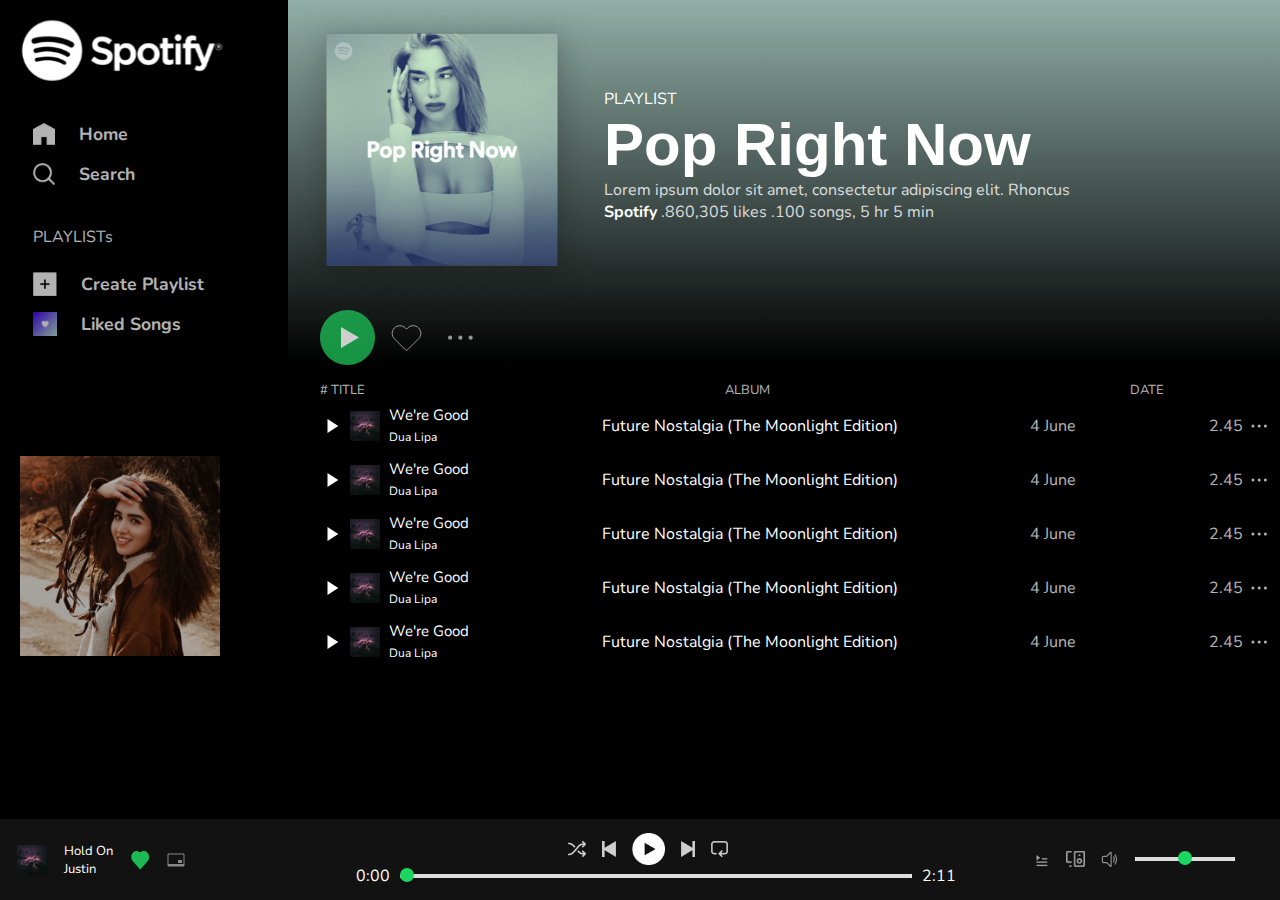
<file: play.html>
<!DOCTYPE html>
<html lang="en">
<head>
    <meta charset="UTF-8">
    <meta name="viewport" content="width=device-width, initial-scale=1.0">
    <title>Playlist</title>
    <link rel="stylesheet" href="styles2.css">
    <link rel="preconnect" href="https://fonts.gstatic.com" crossorigin />
    <link
      href="https://fonts.googleapis.com/css2?family=Nunito:wght@300;400;700&family=Poppins:wght@300&family=Roboto:wght@300&display=swap"
      rel="stylesheet"
    />
</head>
<body>
    <div class="main-container">
        <header>
              <!-- Header content -->
      <div class="logo">
        <img src="./assets/Spotify logo.svg" />
      </div>
      <!-- navigation links-->
      <div class="nav-links">
        <div class="link-flex">
          <img src="./assets/home.png" alt="" />
          <a href="./index.html">Home</a>
        </div>
        <div class="link-flex">
          <img src="./assets/search.png" alt="" />
          <a href="#">Search</a>
        </div>
   
        <div class="playlist">
            <p style="margin-left: 0.8rem;">PLAYLISTs</p>
          <div class="link-flex">
            <img src="./assets/plus.png" alt="" />
            <a href="#">Create Playlist</a>
          </div>
          <div class="link-flex">
            <img src="./assets/heart.png" alt="" />
            <a href="#">Liked Songs</a>
          </div>
          <div class="album-art">
            <img src="./assets/imgs/album art.png" alt="">
          </div>
        </header>
        <main class="main-content">
            <div class="album-details">
                      <div class="cover">
                        <img src="./assets/album-picture.png" alt="album picture">
                        <div class="details">
                            <a>PLAYLIST</a>
                            <a class="heading">Pop Right Now</a>
                            <a class="description">Lorem ipsum dolor sit amet, consectetur adipiscing elit. Rhoncus</a>
                       <div><strong>Spotify</strong><a class="description"> .860,305 likes .100 songs, 5 hr 5 min</a></div> 
                        </div>
                      </div>
                      <div class="album-controls">
                        <img src="./assets/thumb_play.svg" alt=""><img src="/assets/heart.svg" alt=""><img src="./assets/dots.svg" alt="">
                      </div>
            </div>
            <div class="browse-section">
                <div class="flex-title">
                    <a># TITLE</a>
                    <a>ALBUM</a>
                    <a >DATE</a>
                </div>
<div class="flex-box">
    <div class="left">
        <img src="./assets/Polygon 2.svg" class="track-image"  style="height: 1rem; width:1rem"/>   
        <img src="./assets/Rectangle 9.png" class="track-image"  style="height: 2rem; width:2rem"/>  
        <div>
            <p>We're Good</p>
            <span style="font-size: 12px;">Dua Lipa</span>
        </div>
    </div>
    <p>Future Nostalgia (The Moonlight Edition)</p>
    <p style="opacity:0.7;">4 June</p>
    <div class="right">
       <span>2.45</span>
       <img src="./assets/Group 13.svg" alt="">
    </div>
</div>
<div class="flex-box">
    <div class="left">
        <img src="./assets/Polygon 2.svg" class="track-image"  style="height: 1rem; width:1rem"/>   
        <img src="./assets/Rectangle 9.png" class="track-image"  style="height: 2rem; width:2rem"/>  
        <div>
            <p>We're Good</p>
            <span style="font-size: 12px;">Dua Lipa</span>
        </div>
    </div>
    <p>Future Nostalgia (The Moonlight Edition)</p>
    <p style="opacity:0.7;">4 June</p>
    <div class="right">
       <span>2.45</span>
       <img src="./assets/Group 13.svg" alt="">
    </div>
</div>
<div class="flex-box">
    <div class="left">
        <img src="./assets/Polygon 2.svg" class="track-image"  style="height: 1rem; width:1rem"/>   
        <img src="./assets/Rectangle 9.png" class="track-image"  style="height: 2rem; width:2rem"/>  
        <div>
            <p>We're Good</p>
            <span style="font-size: 12px;">Dua Lipa</span>
        </div>
    </div>
    <p>Future Nostalgia (The Moonlight Edition)</p>
    <p style="opacity:0.7;">4 June</p>
    <div class="right">
       <span>2.45</span>
       <img src="./assets/Group 13.svg" alt="">
    </div>
</div>
<div class="flex-box">
    <div class="left">
        <img src="./assets/Polygon 2.svg" class="track-image"  style="height: 1rem; width:1rem"/>   
        <img src="./assets/Rectangle 9.png" class="track-image"  style="height: 2rem; width:2rem"/>  
        <div>
            <p>We're Good</p>
            <span style="font-size: 12px;">Dua Lipa</span>
        </div>
    </div>
    <p>Future Nostalgia (The Moonlight Edition)</p>
    <p style="opacity:0.7;">4 June</p>
    <div class="right">
       <span>2.45</span>
       <img src="./assets/Group 13.svg" alt="">
    </div>
</div>
<div class="flex-box">
    <div class="left">
        <img src="./assets/Polygon 2.svg" class="track-image"  style="height: 1rem; width:1rem"/>   
        <img src="./assets/Rectangle 9.png" class="track-image"  style="height: 2rem; width:2rem"/>  
        <div>
            <p>We're Good</p>
            <span style="font-size: 12px;">Dua Lipa</span>
        </div>
    </div>
    <p>Future Nostalgia (The Moonlight Edition)</p>
    <p style="opacity:0.7;">4 June</p>
    <div class="right">
       <span>2.45</span>
       <img src="./assets/Group 13.svg" alt="">
    </div>
</div>

            </div>

        </main>
        <section id="musicplayer">
            <!-- Music Player content -->
            <div class="track">
              <!--track information-->
                  <img src="./assets/Rectangle 9.png" class="track-image"  style="height: 2rem; width:2rem"/>   
                  <div>
                      <p>Hold On</p>
                      <p>Justin</p>
                  </div>
                  <img src="./assets/green_heart.svg">
                  <img src="./assets/palyer3.svg" alt="">
                    </div>
            <div class="controls">
              <!--player controls-->
              <div class="player-controls">
                  <img
                    style="height: 1rem; margin-right: 1rem; opacity: 0.8"
                    src="./assets/shuffle.png"
                  />
                  <img
                    style="height: 1rem; margin-right: 1rem; opacity: 0.8"
                    src="./assets/previous_musicbar.png"
                  />
                  <img
                    style="height: 2rem; margin-right: 1rem"
                    src="./assets/play_musicbar.png"
                  />
                  <img
                    style="height: 1rem; margin-right: 1rem; opacity: 0.8"
                    src="./assets/next_musicbar.png"
                  />
                  <img
                    style="height: 1rem; margin-right: 1rem; opacity: 0.8"
                    src="./assets/loop.png"
                  />
                </div>
                <div class="player-timeline">
                  <span class="current-time">0:00</span>
                  <input
                    type="range"
                    class="timeline-slider"
                    min="0"
                    max="100"
                    step="1"
                    value="0"
                  />
                  <span class="total-time">2:11</span>
                </div>
            </div>
            <div class="volume">
              <!--volume controls-->
                <img
                  src="./assets/carbon_query-queue.svg"
                  style="height: 1.3rem; margin-right: 1rem; opacity: 0.8"
                  alt="Settings"
                />
                <img
                  src="./assets/device.png"
                  style="height: 1rem; margin-right: 1rem; opacity: 0.6"
                  alt="Fullscreen"
                />
                <img
                  src="./assets/Group.svg"
                  style="height: 1rem; margin-right: 1rem; opacity: 0.8"
                  alt="Fullscreen"
                />
                <input
                  type="range"
                  class="volume-slider"
                  min="0"
                  max="100"
                  step="1"
                  value="50"
              style="margin-right: 1rem;"  />
            </div>
          </section>
    </div>
</body>
</html>
</file>
<file: styles2.css>
body,
html {
  height: 100%;
  margin: 0rem;
  overflow: hidden;
  display: flex;
  flex-direction: column;
  font-family: "Nunito", sans-serif;
  background-color: black;
  color: white;
}
.main-container{
        display: flex;
        flex: 1;
        overflow: hidden;
}
header {
    top: 0;
    flex:0.2;
    padding: 20px;
    background-color: black;
    color: white;
    overflow: hidden !important;
}
header .nav-links,.header .playlist{
    opacity: 0.7;
}

a {
    color: var(--white);
    text-decoration: none;
  }

    /* And some styling for the navigation links here */
    header .nav-links{
        margin-top:1.7rem;
    }
    header .playlist{
        margin-top:2rem;
    }
    .link-flex {
        display: flex;
        border-radius: 5px;
        justify-content:flex-start;
        gap: 1.5rem;
        padding-left:0.8rem;
        padding-bottom:0.5rem;
        padding-top: 0.5rem;
        align-items: center;
        font-weight: 700;
        font-size: 1.1rem;
        cursor: pointer;
      }
      
      .link-flex:hover {
        background-color:  #232323;
        transition: all 0.3s;
      }
      
      .link-flex img {
        height: 1.4rem;
        width: 1.4rem;
      }

.playlist .link-flex img{
    height:1.5rem;
    width:1.5rem;
}
 .album-art>img{
    width:200px;
    height: 200px;
    margin-top:7rem;
}
main.main-content{
    flex: 0.8;
    background-color: #000;
   overflow-y:auto!important;
   
  }

  .main-content .album-details{
    background: linear-gradient(180deg, #90AEA7 0%, #000 100%);

  }

  .cover{
    display: flex;
    justify-content: flex-start;
    gap:0.5rem;
  }

  .cover .details{
    display:flex;
    flex-direction: column;
    justify-content: center;

  }
  .details a.description{
    opacity: 0.8;
  }
  .details .description span{
    color:white;

  }
  .album-controls{
    margin-left:2rem ;
    display: flex;
    gap:0.5rem;
    justify-content: flex-start;
    opacity: 0.8;
  }
  .details a.heading{
    font-size: 60px;
    font-weight: 900;
    font-family: sans-serif;
    font-style: normal;
  }
  .browse-section{
    display: flex;
    flex-direction: column;
    margin-left:2rem;
    margin-top: 1rem;
    margin-right: 0.5rem;
  }
  .browse-section .flex-title{
    display:flex;
    justify-content: flex-start;
    align-items: center;
    gap:22.5rem;
    opacity:0.7;
    font-size: small;

  }
  .flex-box{
    display: flex;
    border-radius: 7px;
    justify-content: space-between;
    align-items: center;
    padding-left:0.3rem;
    padding-right: 0.3rem;
  }
  .flex-box .left{
    display: flex;
    align-items: center;
    gap:0.5rem;
  }
  .flex-box .left p{
    margin:0;
    font-size: 15px;
  }
  .flex-box .right{
    display:flex;
   gap:0.5rem;
   opacity:0.7;
  }
  .flex-box:hover{
    background-color:  #232323;
    transition: all 0.3s;  }
  #musicplayer {
    width:100vw;
    height:auto;
    position: fixed;
    bottom: 0;
    color:white;
    display:flex;
    align-items: center;
    justify-content: space-between;
    height:9%;
    background-color: #121212;
  }
 .track{
    /* And some styling for the track info here */
    padding:1rem;
    display: flex;
    justify-content:flex-start;
    gap:1rem;
    align-items: center;
    width:20vw;

}
 .controls {
    /* We can add styling specifically for the play/pause, next/prev buttons here */
    display: flex;
    flex-direction: column;
    justify-content: center;
    align-items: center;
    width: 60vw;
}
.track p{
    font-size: 13px;
    margin:0;

}
.player-controls {
    display: flex;
    align-items: center;
  }
  
.player-timeline {
    display: flex;
    align-items: center;
  }
  .timeline-slider {
    margin: 0 10px;
    width: 40vw;
  }

  .timeline-slider,
  .volume-slider {
    -webkit-appearance: none;
  }
  
  .timeline-slider::-webkit-slider-runnable-track,
  .volume-slider::-webkit-slider-runnable-track {
    height: 4px;
    background: #ddd;
    border: none;
    border-radius: 100px;
  }
  
  .timeline-slider::-webkit-slider-thumb,
  .volume-slider::-webkit-slider-thumb {
    -webkit-appearance: none;
    border: none;
    height: 14px;
    width: 14px;
    border-radius: 50%;
    background: #1bd760;
    margin-top: -6px;
  }
  
  .timeline-slider:focus,
  .volume-slider:focus {
    outline: none;
  }
  
  .timeline-slider:focus::-webkit-slider-runnable-track {
    background: #ccc;
  }
      

#musicPlayer .progress-bar {
    /* And finally some styling for the progress bar */

}

.volume{
    /* And some styling for the volume controls */
    width:20vw;
    display:flex;
    align-items: center;
}

.volume-slider {
    width: 100px;
    height: 4px;
  }
</file>
